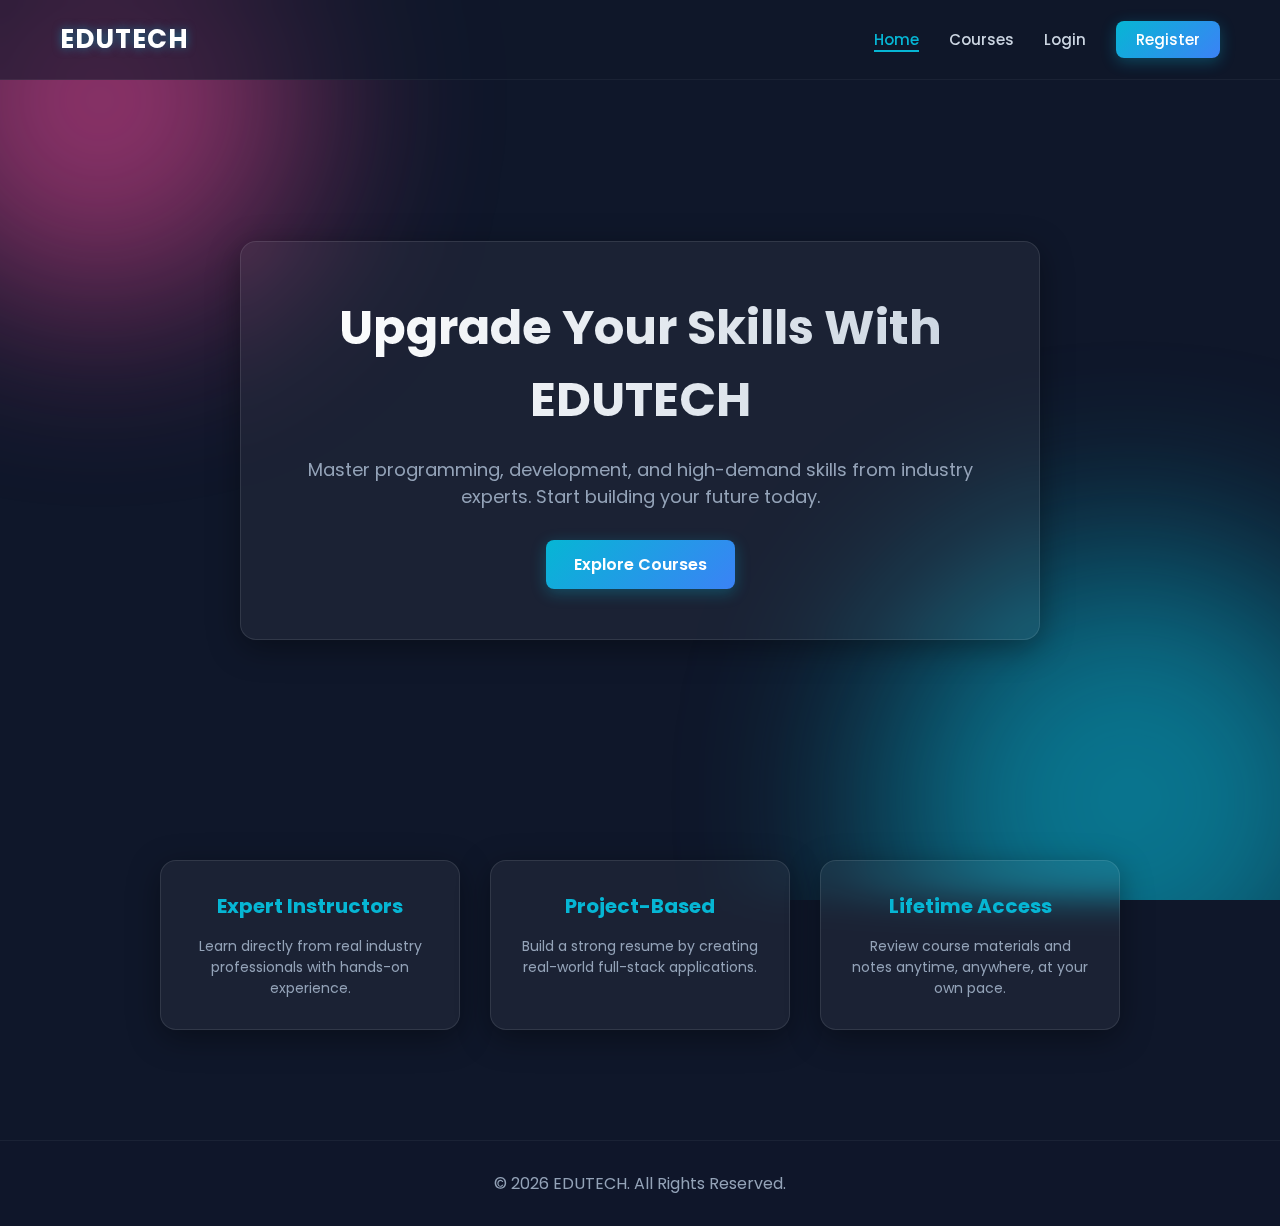
<file: Frontend/index.html>
<!DOCTYPE html>
<html lang="en">
<head>
    <meta charset="UTF-8">
    <title>EDUTECH - Learn Without Limits</title>
    <meta name="viewport" content="width=device-width, initial-scale=1.0">
    <link rel="stylesheet" href="css/style.css">
</head>
<body>
    <div class="bg-shapes">
        <div class="shape shape1"></div>
        <div class="shape shape2"></div>
    </div>

    <nav class="navbar">
        <div class="logo">EDUTECH</div>
        <ul class="nav-links">
            <li><a href="index.html" class="active">Home</a></li>
            <li><a href="courses.html">Courses</a></li>
            <li><a href="login.html">Login</a></li>
            <li><a href="register.html" class="btn">Register</a></li>
        </ul>
    </nav>

    <section class="hero">
        <div class="hero-content glass">
            <h1>Upgrade Your Skills With EDUTECH</h1>
            <p>Master programming, development, and high-demand skills from industry experts. Start building your future today.</p>
            <a href="courses.html" class="btn-primary">Explore Courses</a>
        </div>
    </section>

    <section class="features">
        <div class="feature-card glass">
            <h3>Expert Instructors</h3>
            <p>Learn directly from real industry professionals with hands-on experience.</p>
        </div>
        <div class="feature-card glass">
            <h3>Project-Based</h3>
            <p>Build a strong resume by creating real-world full-stack applications.</p>
        </div>
        <div class="feature-card glass">
            <h3>Lifetime Access</h3>
            <p>Review course materials and notes anytime, anywhere, at your own pace.</p>
        </div>
    </section>

    <footer>
        <p>© 2026 EDUTECH. All Rights Reserved.</p>
    </footer>
</body>
</html>
</file>
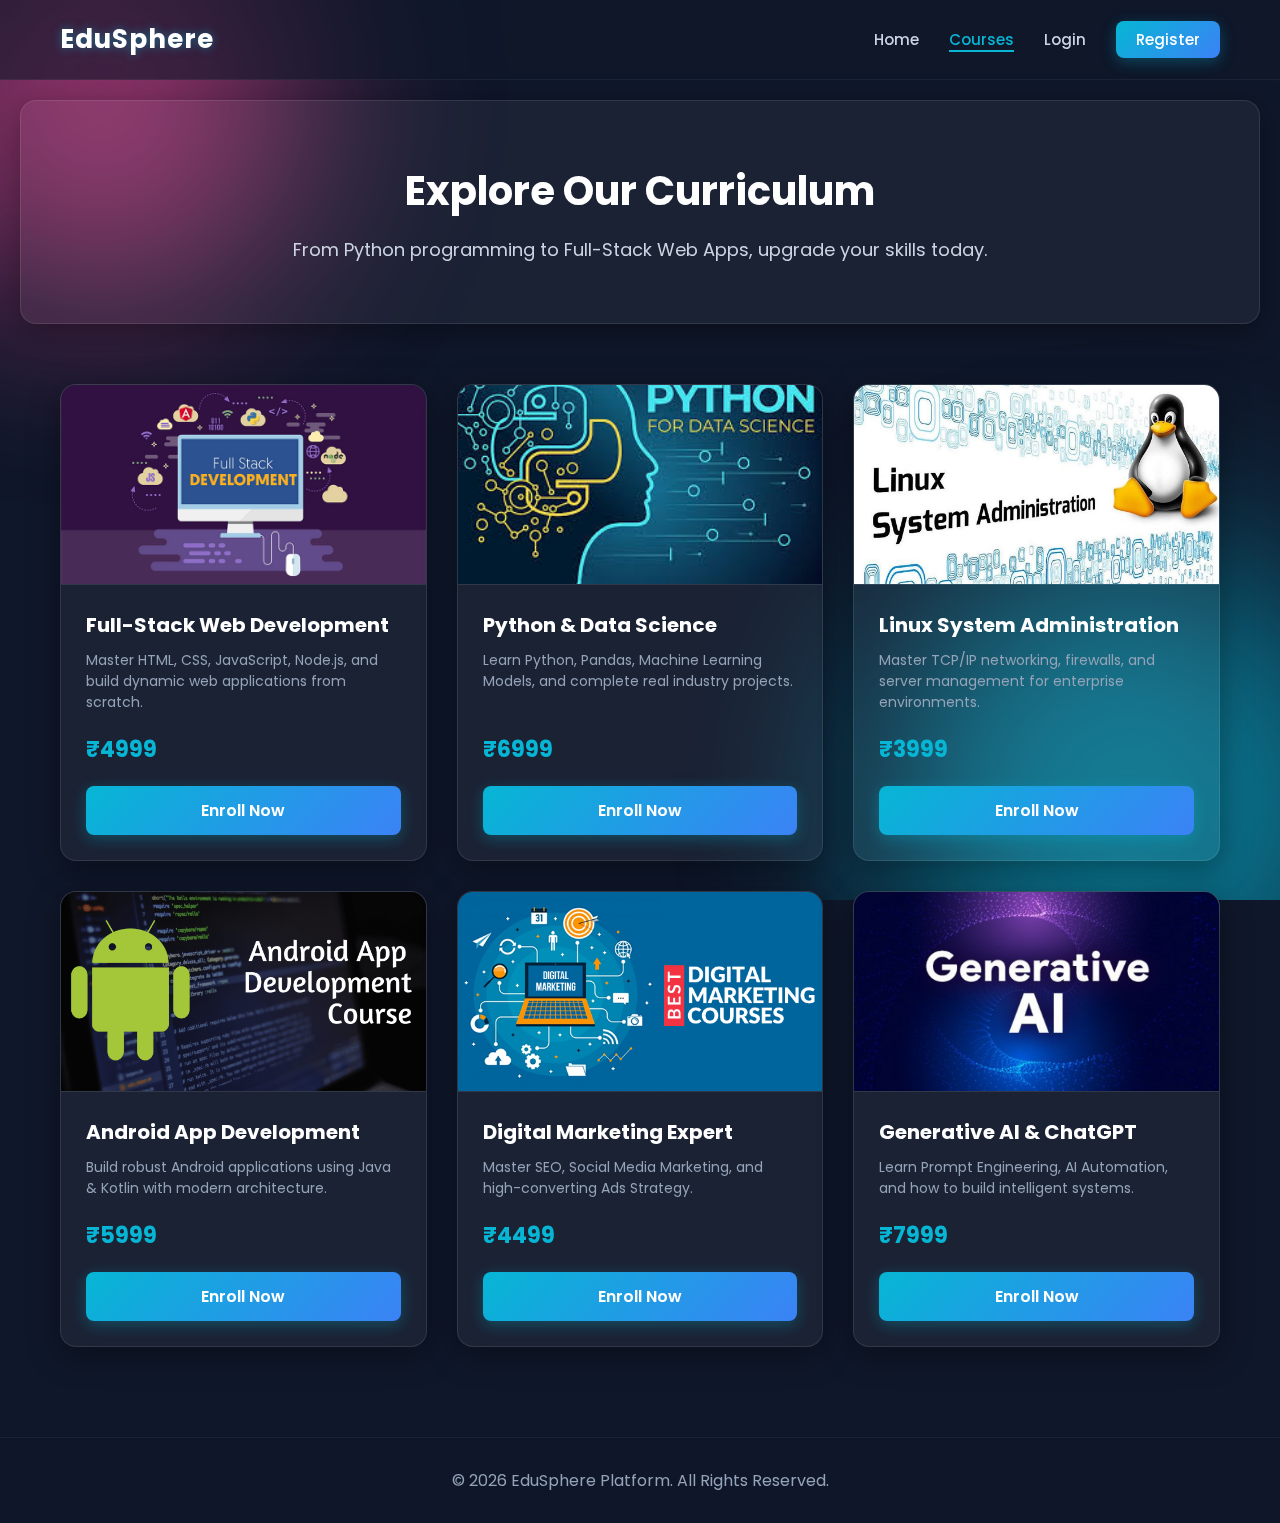
<file: Frontend/courses.html>
<!DOCTYPE html>
<html lang="en">
<head>
    <meta charset="UTF-8">
    <title>Courses - EduSphere</title>
    <meta name="viewport" content="width=device-width, initial-scale=1.0">
    <link rel="stylesheet" href="css/style.css">
</head>
<body>
    <div class="bg-shapes">
        <div class="shape shape1"></div>
        <div class="shape shape2"></div>
    </div>

    <nav class="navbar">
        <div class="logo">EduSphere</div>
        <ul class="nav-links">
            <li><a href="index.html">Home</a></li>
            <li><a href="courses.html" class="active">Courses</a></li>
            <li><a href="login.html">Login</a></li>
            <li><a href="register.html" class="btn">Register</a></li>
        </ul>
    </nav>

    <section class="page-header glass">
        <h1>Explore Our Curriculum</h1>
        <p>From Python programming to Full-Stack Web Apps, upgrade your skills today.</p>
    </section>

    <section class="courses-grid" id="coursesContainer">
        </section>

    <footer>
        <p>© 2026 EduSphere Platform. All Rights Reserved.</p>
    </footer>

    <script src="js/main.js"></script>
</body>
</html>
</file>
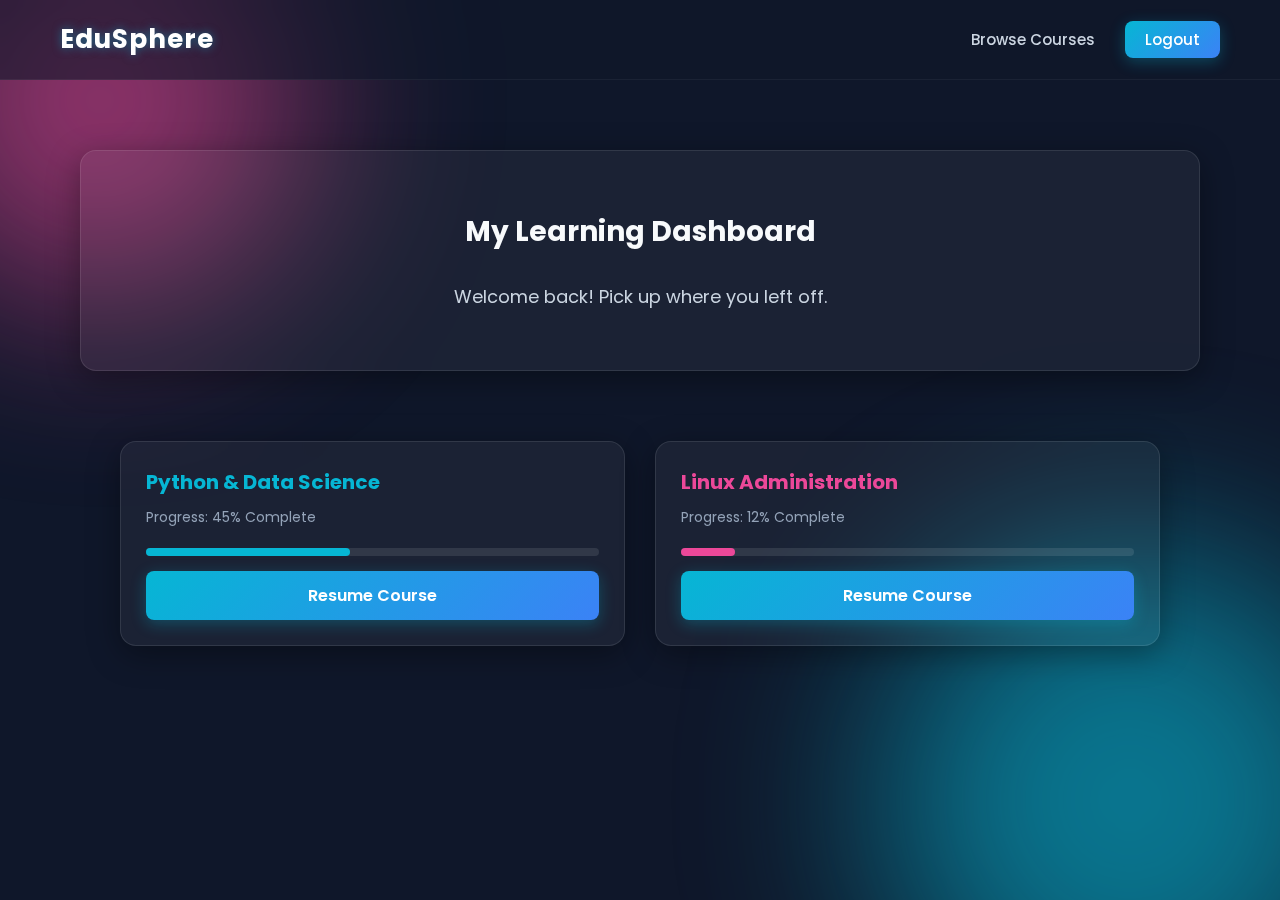
<file: Frontend/dashboard.html>
<!DOCTYPE html>
<html lang="en">
<head>
    <meta charset="UTF-8">
    <title>My Dashboard - EduSphere</title>
    <meta name="viewport" content="width=device-width, initial-scale=1.0">
    <link rel="stylesheet" href="css/style.css">
</head>
<body>
    <div class="bg-shapes">
        <div class="shape shape1"></div>
        <div class="shape shape2"></div>
    </div>

    <nav class="navbar">
        <div class="logo">EduSphere</div>
        <ul class="nav-links">
            <li><a href="courses.html">Browse Courses</a></li>
            <li><a href="index.html" class="btn">Logout</a></li>
        </ul>
    </nav>

    <section class="admin-dashboard">
        <div class="page-header glass" style="margin-bottom: 30px;">
            <h2>My Learning Dashboard</h2>
            <p>Welcome back! Pick up where you left off.</p>
        </div>

        <div class="dashboard-grid">
            <div class="course-card glass">
                <div class="course-content">
                    <h3 style="color:#06b6d4;">Python & Data Science</h3>
                    <p>Progress: 45% Complete</p>
                    <div style="background: rgba(255,255,255,0.1); height: 8px; border-radius: 4px; margin-bottom: 15px;">
                        <div style="width: 45%; background: #06b6d4; height: 100%; border-radius: 4px;"></div>
                    </div>
                    <button class="btn-primary">Resume Course</button>
                </div>
            </div>
            
            <div class="course-card glass">
                <div class="course-content">
                    <h3 style="color:#ec4899;">Linux Administration</h3>
                    <p>Progress: 12% Complete</p>
                    <div style="background: rgba(255,255,255,0.1); height: 8px; border-radius: 4px; margin-bottom: 15px;">
                        <div style="width: 12%; background: #ec4899; height: 100%; border-radius: 4px;"></div>
                    </div>
                    <button class="btn-primary">Resume Course</button>
                </div>
            </div>
        </div>
    </section>
</body>
</html>
</file>
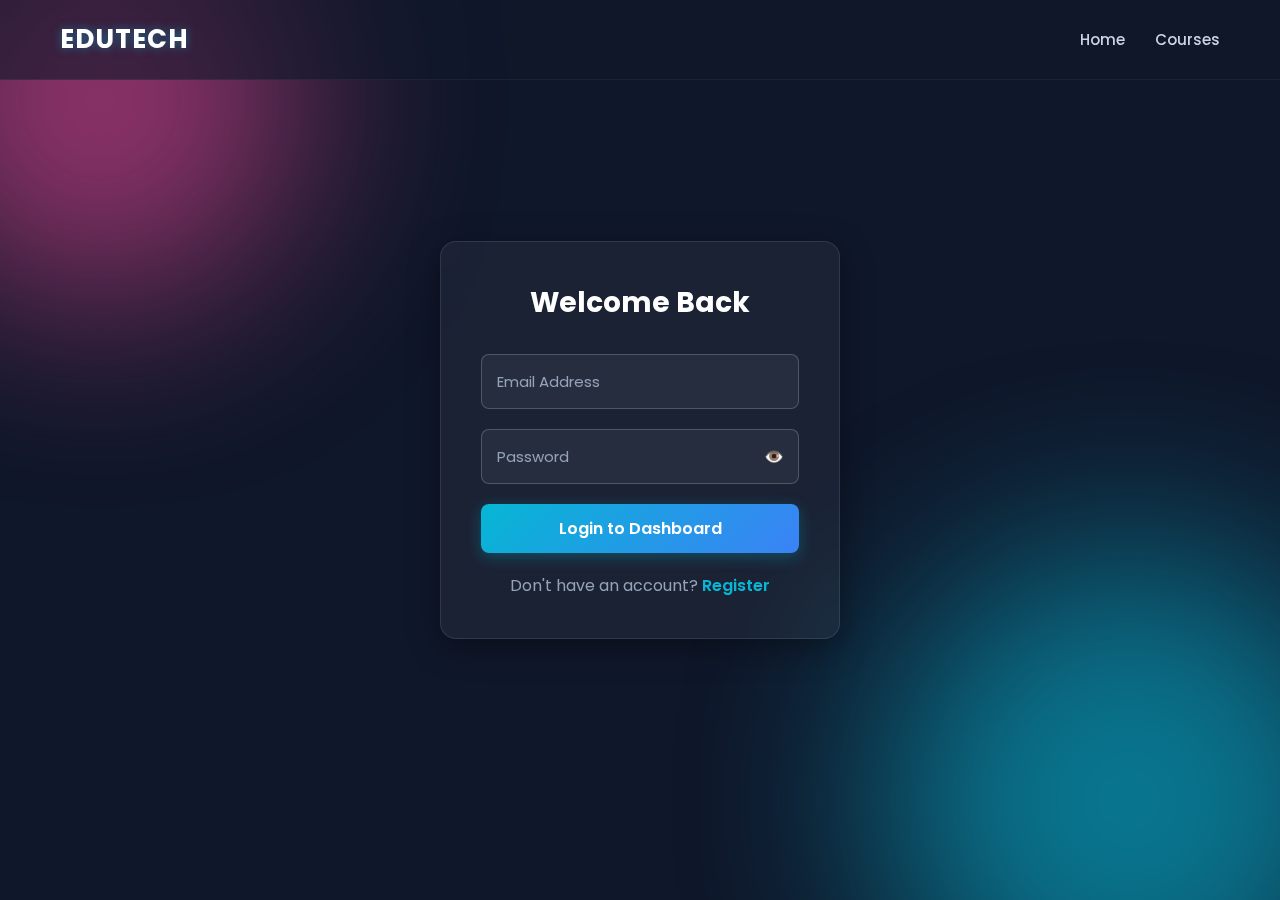
<file: Frontend/login.html>
<!DOCTYPE html>
<html lang="en">
<head>
    <meta charset="UTF-8">
    <title>Login - EDUTECH</title>
    <meta name="viewport" content="width=device-width, initial-scale=1.0">
    <link rel="stylesheet" href="css/style.css">
</head>
<body>
    <div class="bg-shapes">
        <div class="shape shape1"></div>
        <div class="shape shape2"></div>
    </div>

    <nav class="navbar">
        <div class="logo">EDUTECH</div>
        <ul class="nav-links">
            <li><a href="index.html">Home</a></li>
            <li><a href="courses.html">Courses</a></li>
        </ul>
    </nav>

    <div class="auth-wrapper">
        <div class="auth-container glass">
            <h2>Welcome Back</h2>
            <form id="loginForm">
                <input type="email" id="loginEmail" placeholder="Email Address" required>
                
                <div style="position: relative;">
                    <input type="password" id="loginPassword" placeholder="Password" required style="padding-right: 40px;">
                    <span style="position: absolute; right: 15px; top: 15px; cursor: pointer; color: #cbd5e1; user-select: none;" onclick="togglePassword('loginPassword', this)">👁️</span>
                </div>

                <button type="submit" class="btn-primary" style="width: 100%;">Login to Dashboard</button>
            </form>
            <p>Don't have an account? <a href="register.html">Register</a></p>
        </div>
    </div>

    <script src="js/main.js"></script>
</body>
</html>
</file>
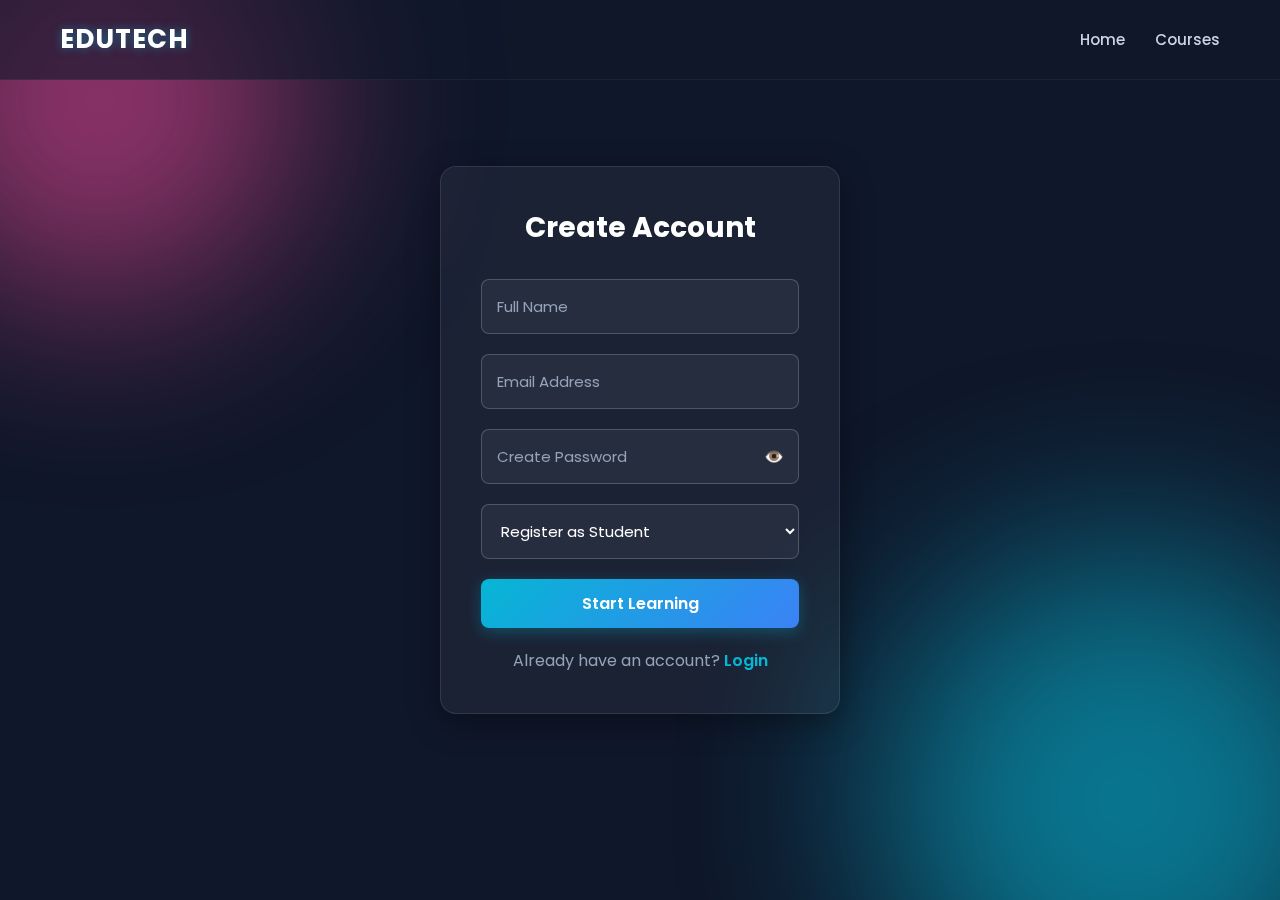
<file: Frontend/register.html>
<!DOCTYPE html>
<html lang="en">
<head>
    <meta charset="UTF-8">
    <title>Register - EDUTECH</title>
    <meta name="viewport" content="width=device-width, initial-scale=1.0">
    <link rel="stylesheet" href="css/style.css">
</head>
<body>
    <div class="bg-shapes">
        <div class="shape shape1"></div>
        <div class="shape shape2"></div>
    </div>

    <nav class="navbar">
        <div class="logo">EDUTECH</div>
        <ul class="nav-links">
            <li><a href="index.html">Home</a></li>
            <li><a href="courses.html">Courses</a></li>
        </ul>
    </nav>

    <div class="auth-wrapper">
        <div class="auth-container glass">
            <h2>Create Account</h2>
            <form id="registerForm">
                <input type="text" id="regName" placeholder="Full Name" required>
                <input type="email" id="regEmail" placeholder="Email Address" required>
                
                <div style="position: relative;">
                    <input type="password" id="regPassword" placeholder="Create Password" required style="padding-right: 40px;">
                    <span style="position: absolute; right: 15px; top: 15px; cursor: pointer; color: #cbd5e1; user-select: none;" onclick="togglePassword('regPassword', this)">👁️</span>
                </div>
                
                <select id="regRole" required style="width: 100%; padding: 15px; margin-bottom: 20px; background: rgba(255, 255, 255, 0.05); border: 1px solid rgba(255, 255, 255, 0.2); border-radius: 8px; color: #fff; outline: none; font-size: 15px;">
                    <option value="student" style="color: #000;">Register as Student</option>
                    <option value="admin" style="color: #000;">Register as Admin</option>
                </select>

                <button type="submit" class="btn-primary" style="width: 100%;">Start Learning</button>
            </form>
            <p>Already have an account? <a href="login.html">Login</a></p>
        </div>
    </div>
    
    <script src="js/main.js"></script>
</body>
</html>
</file>
<file: Frontend/css/style.css>
@import url('https://fonts.googleapis.com/css2?family=Poppins:wght@300;400;500;600;700&display=swap');

* {
    margin: 0;
    padding: 0;
    box-sizing: border-box;
    font-family: 'Poppins', sans-serif;
}

body {
    background: #0f172a; /* Deep dark blue */
    color: #f8fafc;
    min-height: 100vh;
    overflow-x: hidden;
    position: relative;
}

/* Animated Background Shapes for Glass Effect */
.bg-shapes {
    position: fixed;
    top: 0;
    left: 0;
    width: 100%;
    height: 100%;
    z-index: -1;
    overflow: hidden;
    pointer-events: none;
}

.shape {
    position: absolute;
    filter: blur(100px);
    border-radius: 50%;
    animation: float 12s infinite alternate ease-in-out;
    opacity: 0.6;
}

.shape1 {
    width: 400px;
    height: 400px;
    background: #ec4899; /* Neon Pink */
    top: -100px;
    left: -100px;
}

.shape2 {
    width: 500px;
    height: 500px;
    background: #06b6d4; /* Neon Cyan */
    bottom: -150px;
    right: -100px;
    animation-delay: -6s;
}

/* Glassmorphism Utility Class */
.glass {
    background: rgba(255, 255, 255, 0.05);
    backdrop-filter: blur(16px);
    -webkit-backdrop-filter: blur(16px);
    border: 1px solid rgba(255, 255, 255, 0.1);
    box-shadow: 0 8px 32px 0 rgba(0, 0, 0, 0.37);
    border-radius: 16px;
}

/* NAVBAR */
.navbar {
    display: flex;
    justify-content: space-between;
    align-items: center;
    padding: 20px 60px;
    position: sticky;
    top: 0;
    z-index: 100;
    background: rgba(15, 23, 42, 0.6);
    backdrop-filter: blur(10px);
    border-bottom: 1px solid rgba(255, 255, 255, 0.05);
}

.logo {
    color: #fff;
    font-size: 26px;
    font-weight: 700;
    letter-spacing: 1px;
    text-shadow: 0 0 10px rgba(6, 182, 212, 0.5);
}

.nav-links {
    list-style: none;
    display: flex;
    gap: 30px;
    align-items: center;
}

.nav-links a {
    color: #cbd5e1;
    text-decoration: none;
    font-size: 15px;
    font-weight: 500;
    transition: 0.3s;
}

.nav-links a:hover {
    color: #06b6d4;
}

.nav-links .btn {
    background: linear-gradient(135deg, #06b6d4, #3b82f6);
    padding: 8px 20px;
    border-radius: 8px;
    color: white;
    box-shadow: 0 4px 15px rgba(6, 182, 212, 0.3);
}

.nav-links .btn:hover {
    transform: translateY(-2px);
    box-shadow: 0 6px 20px rgba(6, 182, 212, 0.5);
    color: white;
}

.nav-links .active {
    color: #06b6d4;
    border-bottom: 2px solid #06b6d4;
}

/* HERO SECTION */
.hero {
    min-height: 80vh;
    display: flex;
    justify-content: center;
    align-items: center;
    text-align: center;
    padding: 0 20px;
}

.hero-content {
    max-width: 800px;
    padding: 50px;
}

.hero-content h1 {
    font-size: 48px;
    margin-bottom: 20px;
    background: linear-gradient(to right, #fff, #cbd5e1);
    -webkit-background-clip: text;
    -webkit-text-fill-color: transparent;
}

.hero-content p {
    font-size: 18px;
    color: #94a3b8;
    margin-bottom: 30px;
}

/* BUTTONS */
.btn-primary {
    background: linear-gradient(135deg, #06b6d4, #3b82f6);
    color: white;
    padding: 12px 28px;
    border: none;
    border-radius: 8px;
    font-size: 16px;
    font-weight: 600;
    cursor: pointer;
    transition: 0.3s;
    display: inline-block;
    text-decoration: none;
    box-shadow: 0 4px 15px rgba(6, 182, 212, 0.3);
}

.btn-primary:hover {
    transform: translateY(-3px);
    box-shadow: 0 8px 25px rgba(6, 182, 212, 0.5);
}

/* FEATURES SECTION */
.features {
    display: flex;
    justify-content: center;
    gap: 30px;
    padding: 60px;
    flex-wrap: wrap;
}

.feature-card {
    padding: 30px;
    text-align: center;
    width: 300px;
    transition: transform 0.3s ease;
}

.feature-card:hover {
    transform: translateY(-10px);
}

.feature-card h3 {
    color: #06b6d4;
    margin-bottom: 15px;
    font-size: 20px;
}

.feature-card p {
    color: #94a3b8;
    font-size: 14px;
}

/* PAGE HEADER */
.page-header {
    text-align: center;
    padding: 60px 20px;
    margin: 20px;
}

.page-header h1 {
    font-size: 40px;
    margin-bottom: 15px;
    color: #fff;
}

.page-header p {
    color: #cbd5e1;
    font-size: 18px;
}

/* COURSES GRID */
.courses-grid, .dashboard-grid {
    display: grid;
    grid-template-columns: repeat(auto-fit, minmax(300px, 1fr));
    gap: 30px;
    padding: 40px 60px;
}

/* COURSE CARD */
.course-card {
    overflow: hidden;
    transition: all 0.4s ease;
    display: flex;
    flex-direction: column;
}

.course-card:hover {
    transform: translateY(-10px) scale(1.02);
    border-color: rgba(6, 182, 212, 0.4);
    box-shadow: 0 15px 35px rgba(0, 0, 0, 0.5);
}

.course-card img {
    width: 100%;
    height: 200px;
    object-fit: cover;
    border-bottom: 1px solid rgba(255, 255, 255, 0.1);
}

.course-content {
    padding: 25px;
    flex-grow: 1;
    display: flex;
    flex-direction: column;
}

.course-content h3 {
    margin-bottom: 10px;
    font-size: 20px;
    color: #fff;
}

.course-content p {
    font-size: 14px;
    color: #94a3b8;
    margin-bottom: 20px;
    flex-grow: 1;
}

.price {
    font-weight: 700;
    color: #06b6d4;
    font-size: 22px;
    margin-bottom: 20px;
}

/* AUTHENTICATION CONTAINERS */
.auth-wrapper {
    display: flex;
    justify-content: center;
    align-items: center;
    min-height: 80vh;
    padding: 20px;
}

.auth-container {
    width: 100%;
    max-width: 400px;
    padding: 40px;
    text-align: center;
}

.auth-container h2 {
    margin-bottom: 30px;
    font-size: 28px;
    color: #fff;
}

form input {
    width: 100%;
    padding: 15px;
    margin-bottom: 20px;
    background: rgba(255, 255, 255, 0.05);
    border: 1px solid rgba(255, 255, 255, 0.2);
    border-radius: 8px;
    color: #fff;
    font-size: 15px;
    outline: none;
    transition: 0.3s;
}

form input::placeholder {
    color: #94a3b8;
}

form input:focus {
    border-color: #06b6d4;
    background: rgba(255, 255, 255, 0.1);
    box-shadow: 0 0 10px rgba(6, 182, 212, 0.2);
}

.auth-container p {
    margin-top: 20px;
    color: #94a3b8;
}

.auth-container a {
    color: #06b6d4;
    text-decoration: none;
    font-weight: 600;
}

/* ADMIN DASHBOARD */
.admin-dashboard {
    padding: 50px 60px;
}

.admin-dashboard h2 {
    margin-bottom: 30px;
    font-size: 28px;
}

.analytics-cards {
    display: grid;
    grid-template-columns: repeat(auto-fit, minmax(300px, 1fr));
    gap: 30px;
}

.analytics-cards .card {
    padding: 25px;
    text-align: center;
}

.analytics-cards canvas {
    margin-top: 20px;
    width: 100% !important;
}

/* FOOTER */
footer {
    text-align: center;
    padding: 30px;
    background: rgba(15, 23, 42, 0.8);
    backdrop-filter: blur(10px);
    color: #94a3b8;
    border-top: 1px solid rgba(255, 255, 255, 0.05);
    margin-top: 50px;
}

/* KEYFRAMES */
@keyframes float {
    0% { transform: translate(0, 0) scale(1); }
    100% { transform: translate(50px, 50px) scale(1.1); }
}

/* RESPONSIVE */
@media(max-width: 768px) {
    .navbar {
        flex-direction: column;
        padding: 20px;
        gap: 15px;
    }
    
    .hero-content h1 {
        font-size: 36px;
    }

    .courses-grid, .admin-dashboard {
        padding: 20px;
    }
    
    .nav-links {
        flex-wrap: wrap;
        justify-content: center;
    }
}
</file>
